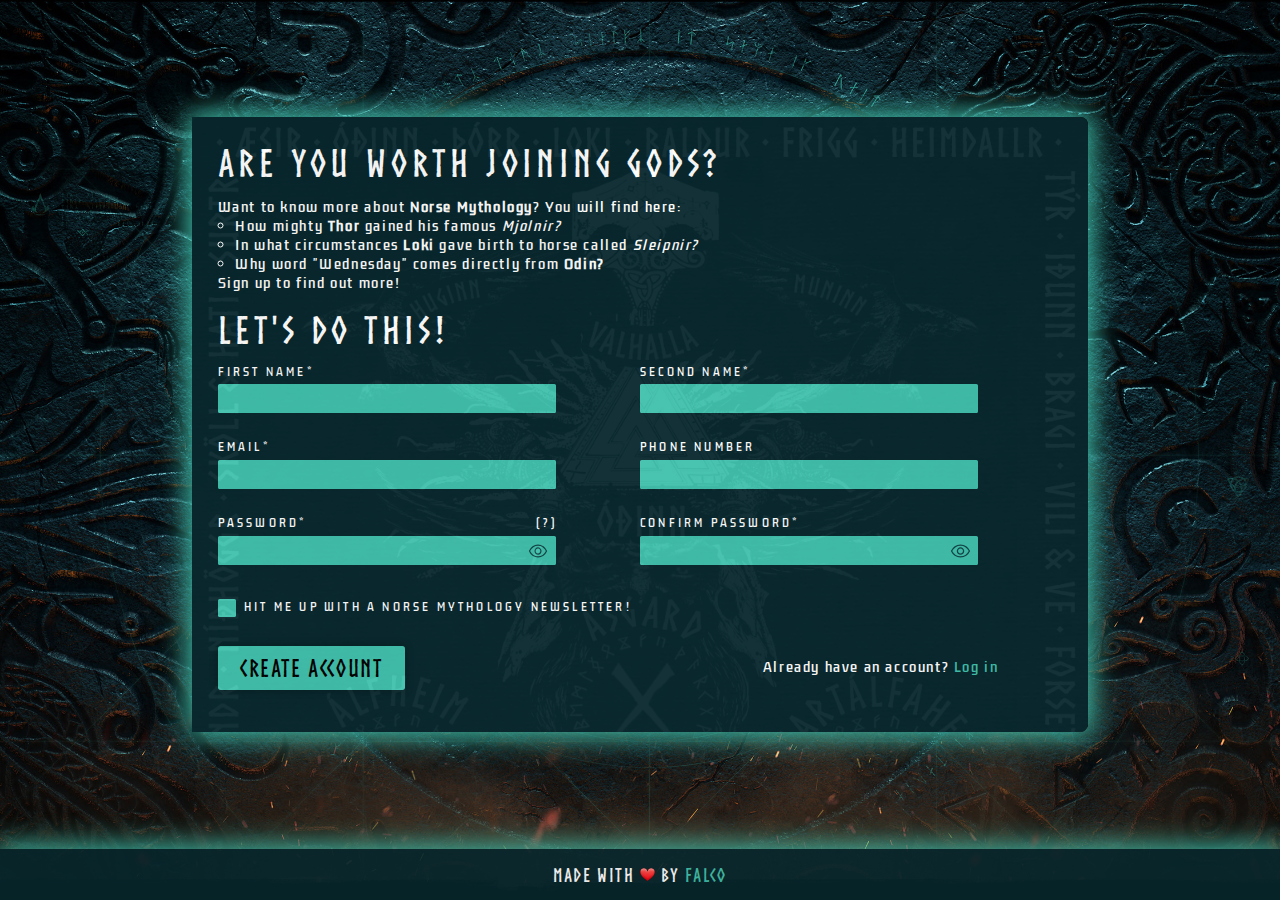
<file: index.html>
<!DOCTYPE html>
<html lang="en">

<head>
    <meta charset="UTF-8">
    <meta http-equiv="X-UA-Compatible" content="IE=edge">
    <meta name="viewport" content="width=device-width, initial-scale=1.0">
    <title>Sign up for Norse mythology</title>
    <link rel="stylesheet" href="style.css">
    <script src="script.js" defer></script>
</head>

<body>
    <div class="head"></div>
    <div class="cardContainer">

        <div class="section left">
            <img src="img/tree.png" alt="norse genealogy">
        </div>
        <div class="section right">
            <div class="headerContainer">
                <h1>Are you worth joining gods?</h1>
                <p>Want to know more about <strong>Norse Mythology</strong>? You will find here: </p>
                <ul>
                    <li>How mighty <strong>Thor</strong> gained his famous <em>Mjolnir?</em></li>
                    <li>In what circumstances <strong>Loki</strong> gave birth to horse called <em>Sleipnir?</em></li>
                    <li>Why word "Wednesday" comes directly from <strong>Odin?</strong></li>
                </ul>
                <p>Sign up to find out more!</p>
            </div>
            <div class="formContainer">
                <form action="created.html" method="get">
                    <fieldset>
                        <legend>Let's do this!</legend>
                        <div class="formInput">
                            <label for="firstname">FIRST NAME<span title="This field is required" aria-label="required">*</span></label>
                            <input type="text" name="user-firstname" id="firstname" required>
                        </div>
                        <div class="formInput">
                            <label for="lastname">SECOND NAME<span title="This field is required" aria-label="required">*</span></label>
                            <input type="text" name="user-lastname" id="lastname" required>
                        </div>
                        <div class="formInput">
                            <label for="email">EMAIL<span title="This field is required" aria-label="required">*</span></label>
                            <input type="email" name="user-email" id="email" required>
                        </div>
                        <div class="formInput">
                            <label for="phone">PHONE NUMBER</label>
                            <input type="tel" name="user-phone" id="phone" minlength="7">
                        </div>
                        <div class="formInput">
                            <label for="password">PASSWORD<span title="This field is required" aria-label="required">*</span>
                                <span id="popup">(?)<span class="popuptext">Your password must have minimum 8 characters, at least one letter and one number</span></span>
                            </label>
                            <input type="password" name="user-password" id="password" class='password' required pattern="^(?=.*[A-Za-z])(?=.*\d)[A-Za-z\d]{8,}$">
                            <img src="img/visibility.svg" alt="test" class="eyeIcon eye_on">
                            <img src="img/visibility_off.svg" alt="test" class="eyeIcon hidden eye_off">
                        </div>
                        <div class="formInput">
                            <label for="confirmPassword">CONFIRM PASSWORD<span title="This field is required" aria-label="required">*</span></label>
                            <input type="password" name="user-password-confirm" id="confirmPassword" class='password' required>
                            <img src="img/visibility.svg" alt="test" class="eyeIcon eye_on">
                            <img src="img/visibility_off.svg" alt="test" class="eyeIcon hidden eye_off">
                        </div>
                    </fieldset>
                    <div class="formInput checkbox"><input type="checkbox" name="newsletter" id="newsletter"><label for="newsletter">Hit me up with a Norse Mythology newsletter!</label></div>
                    <div class="bottomSection">
                        <button type="submit">Create account</button>
                        <div class="helper">
                            <p class="loginMess">Already have an account? <a href="login.html">Log in</a></p>
                            </p>
                        </div>
                    </div>

                </form>

            </div>
        </div>
    </div>
    <div class="footer">
        <div class="author">Made with <img src="./img/heart.png" width="15rem"> by <a href="https://github.com/patsok" target="_blank">Falco</a></div>
    </div>
</body>

</html>
</file>
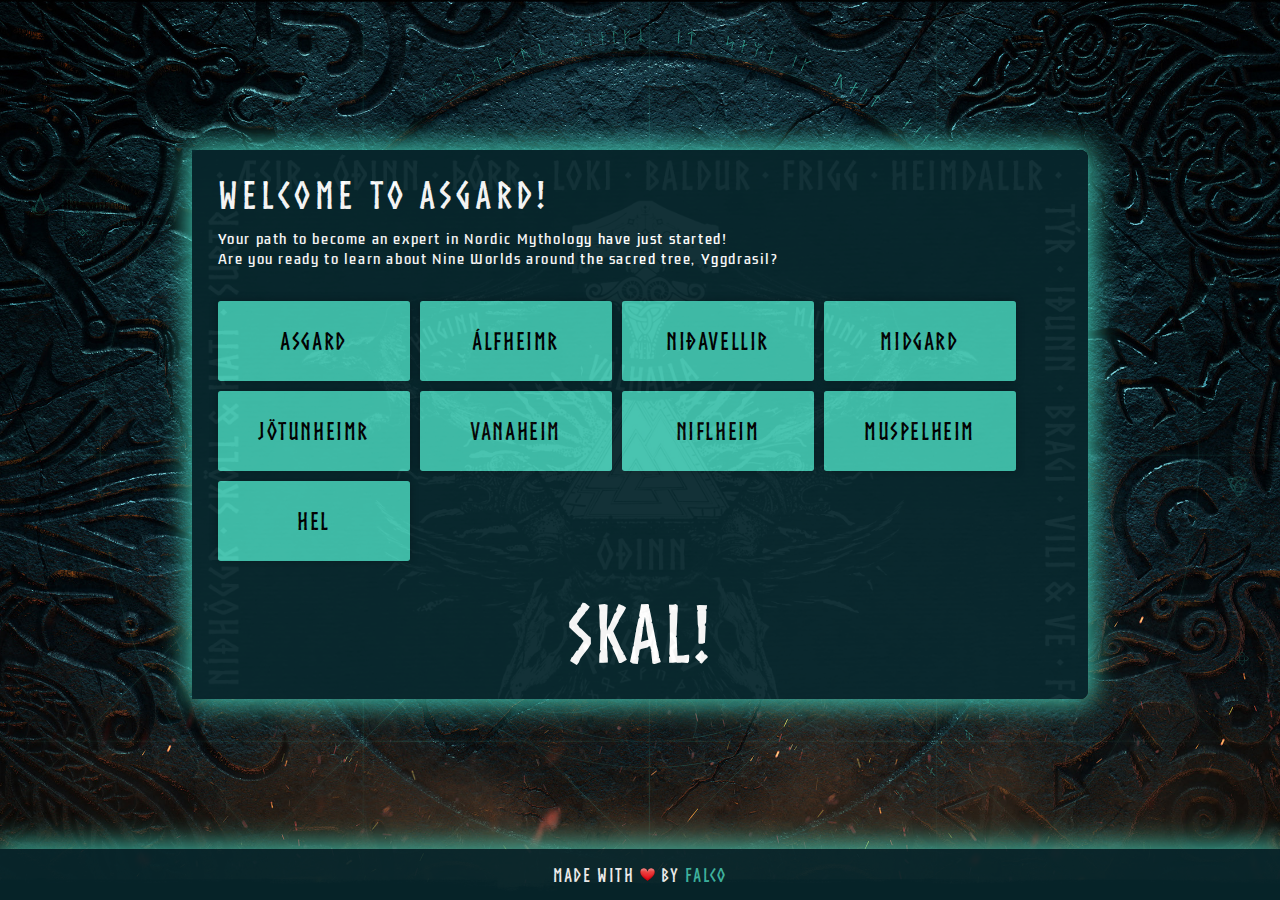
<file: created.html>
<!DOCTYPE html>
<html lang="en">

<head>
    <meta charset="UTF-8">
    <meta http-equiv="X-UA-Compatible" content="IE=edge">
    <meta name="viewport" content="width=device-width, initial-scale=1.0">
    <title>Sign up for Norse mythology</title>
    <link rel="stylesheet" href="style.css">
    <script src="script.js" defer></script>
</head>

<body>
    <div class="head"></div>
    <div class="cardContainer">

        <div class="section left">
            <img src="img/tree.png" alt="norse genealogy">
        </div>
        <div class="section right">
            <div class="headerContainer">
                <h1>Welcome <span id="userName"></span>to Asgard!</h1>
                <p>Your path to become an expert in Nordic Mythology have just started!<br>Are you ready to learn about Nine Worlds around the sacred tree, Yggdrasil?</p>

            </div>
            <div class="contentContainer">
                <a href="index.html"><button type="button" id="Asgard" class="worlds">Asgard</button></a>
                <a href="index.html"><button type="button" id="Alfheimr" class="worlds">Álfheimr</button></a>
                <a href="index.html"><button type="button" id="Nioavellir" class="worlds">Niðavellir</button></a>
                <a href="index.html"><button type="button" id="Midgard" class="worlds">Midgard</button></a>
                <a href="index.html"><button type="button" id="Jotunheimr" class="worlds">Jötunheimr</button></a>
                <a href="index.html"><button type="button" id="Vanaheim" class="worlds">Vanaheim</button></a>
                <a href="index.html"><button type="button" id="Niflheim" class="worlds">Niflheim</button></a>
                <a href="index.html"><button type="button" id="Muspelheim" class="worlds">Muspelheim</button></a>
                <a href="index.html"><button type="button" id="Hel" class="worlds">Hel</button></a>
            </div>
            <h2>Skal!</h2>

        </div>
    </div>
    <div class="footer">
        <div class="author">Made with <img src="./img/heart.png" width="15rem"> by <a href="https://github.com/patsok" target="_blank">Falco</a></div>
    </div>
</body>

</html>
</file>
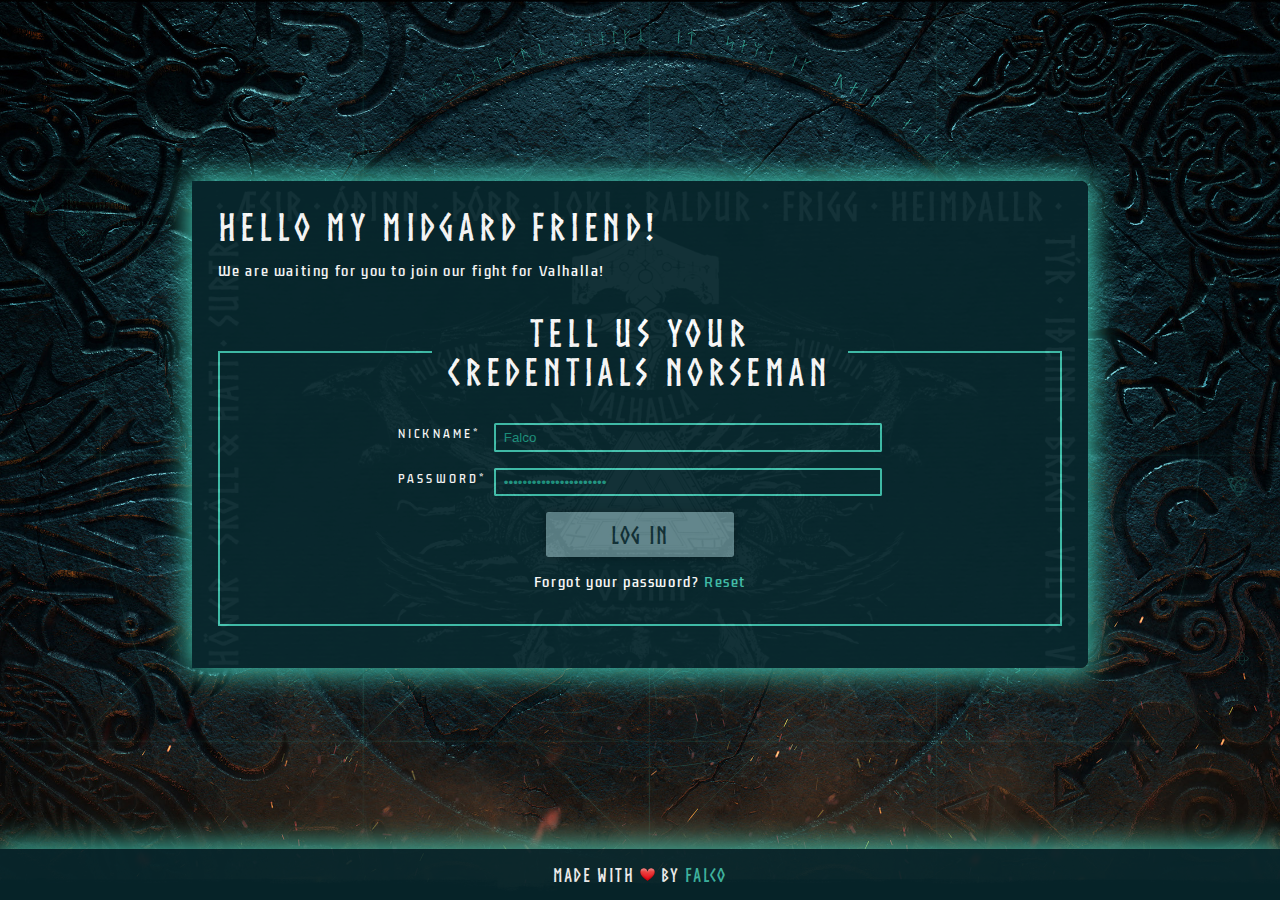
<file: login.html>
<!DOCTYPE html>
<html lang="en">

<head>
    <meta charset="UTF-8">
    <meta http-equiv="X-UA-Compatible" content="IE=edge">
    <meta name="viewport" content="width=device-width, initial-scale=1.0">
    <title>Sign up for Norse mythology</title>
    <link rel="stylesheet" href="style.css">
    <script src="script.js" defer></script>
</head>

<body>
    <div class="head"></div>
    <div class="cardContainer">

        <div class="section left">
            <img src="img/tree.png" alt="norse genealogy">
        </div>
        <div class="section right login">
            <div class="headerContainer">
                <h1>Hello my Midgard friend!</h1>
                <p>We are waiting for you to join our fight for Valhalla!</p>
            </div>
            <div class="formContainerLogin">
                <form action="index.html" method="get">
                    <fieldset>
                        <legend>Tell us your<br> credentials Norseman</legend>
                        <div class="formInputLogin">
                            <label for="firstname">NICKNAME<span title="This field is required" aria-label="required">*</span></label>
                            <input type="text" name="user-nickname" id="nickname" required disabled value="Falco" readonly>
                        </div>
                        <div class="formInputLogin">
                            <label for="password">PASSWORD<span title="This field is required" aria-label="required">*</span></label>
                            <input type="password" name="user-password" id="password" minlength="1" class='password' required disabled value="Bruh, you're a hacker!" readonly="readonly">
                        </div>
                        <div class="formInputLogin"><button type="submit" disabled>Log in</button>
                        </div>
                        <p class="rememberPassword">Forgot your password? <a href="index.html">Reset</a></p>
            </div>
            </fieldset>


            </form>

        </div>
    </div>
    </div>
    <div class="footer">
        <div class="author">Made with <img src="./img/heart.png" width="15rem"> by <a href="https://github.com/patsok" target="_blank">Falco</a></div>
    </div>
</body>

</html>
</file>
<file: style.css>
@import url('https://fonts.googleapis.com/css2?family=Kdam+Thmor+Pro&family=Roboto&display=swap');
@font-face {
    font-family: norse;
    src: url(fonts/NorseBold-2Kge.otf);
}

*,
*::before,
*::after {
    box-sizing: border-box;
    margin: 0;
    padding: 0;
}

:root {
    --primary-color: rgb(7, 39, 45);
    --secondary-color: rgb(64, 193, 172);
    --background-color: rgb(2, 19, 22);
    --hover: rgb(27, 146, 126);
    --border-radius: .5rem;
    --norseFont: norse, 'Kdam Thmor Pro', 'Roboto', sans-serif;
}

body {
    background-image: url(img/background.jpg);
    background-size: cover;
    background-position: center;
    background-repeat: no-repeat;
    color: white;
    font-family: 'Kdam Thmor Pro', 'Roboto', sans-serif;
    font-size: clamp(.6rem, 1vw, 0.8rem);
    letter-spacing: 0.1rem;
    display: flex;
    flex-direction: column;
    align-items: center;
    justify-content: space-between;
    min-height: 100vh;
    position: relative;
}

h1,
legend {
    font-family: var(--norseFont);
    font-size: clamp(1.7rem, 5vw, 2.4rem);
    padding-bottom: 1rem;
    letter-spacing: 0.3rem;
}

h2 {
    text-align: center;
    font-family: var(--norseFont);
    font-size: clamp(1.7rem, 10vw, 5rem);
}

.cardContainer {
    border-radius: var(--border-radius);
    width: clamp(20rem, 70vw, 70rem);
    height: fit-content;
    display: flex;
    -webkit-box-shadow: 0px 0px 28px 5px var(--secondary-color);
    -moz-box-shadow: 0px 0px 28px 5px var(--secondary-color);
    box-shadow: 0px 0px 28px 5px var(--secondary-color);
}

.section {
    border-radius: inherit;
}

.left {
    display: flex;
}

.left img {
    max-height: 718px;
    border-radius: var(--border-radius) 0 0 var(--border-radius);
}

.right {
    background-color: var(--primary-color);
    width: 100%;
    border-radius: 0 var(--border-radius) var(--border-radius) 0;
    padding: clamp(1.5rem, 2vw, 3rem);
    opacity: 0.95;
    display: flex;
    flex-direction: column;
    justify-content: space-around;
}

p,
li {
    line-height: 2;
    max-width: 72ch;
}

li {
    list-style-type: circle;
    margin-left: 1.1rem;
}

@media only screen and (max-width: 1300px) {
    .left img {
        display: none;
    }
    .cardContainer {
        background-image: url(img/tree.png);
        background-repeat: no-repeat;
        background-size: cover;
        background-position: top;
    }
    p,
    li {
        line-height: 1.5;
    }
}

form {
    margin: 1rem 0 1rem;
}

.formContainer fieldset {
    border: none;
    display: flex;
    flex-wrap: wrap;
}

.formContainer legend {
    padding: 0 0 1rem 0;
    font-weight: bold;
}

.formInput {
    display: flex;
    flex-direction: column;
    padding-bottom: 1.7rem;
    width: 50%;
    position: relative;
}

input:not([type='checkbox']) {
    appearance: none;
    margin: 0;
    padding: .5rem;
    width: 80%;
    height: 1.8rem;
    border: var(--secondary-color) solid 2px;
    border-radius: 0.1rem;
    background-color: var(--secondary-color);
}

input:active,
input:focus {
    border: var(--primary-color) solid 2px;
    border-radius: 0.1rem;
    outline: none;
    -webkit-box-shadow: 0px 0px 10px 0px var(--secondary-color);
    -moz-box-shadow: 0px 0px 10px 0px var(--secondary-color);
    box-shadow: 0px 0px 10px 0px var(--secondary-color);
}

.invalid {
    -webkit-box-shadow: 0px 0px 10px 0px red;
    -moz-box-shadow: 0px 0px 10px 0px red;
    box-shadow: 0px 0px 10px 0px red;
}

label,
.errorMsg {
    font-size: clamp(.4rem, 1vw, .6rem);
    padding-bottom: 0.3rem;
    letter-spacing: 0.2rem;
    z-index: 5;
    position: relative;
}

.errorMsg {
    color: red;
    letter-spacing: 0.1rem;
}

.checkbox {
    flex-direction: row;
    align-items: center;
    padding-top: .5rem;
    width: 100%;
}

input[type="checkbox"] {
    -webkit-appearance: none;
    -moz-appearance: none;
    appearance: none;
    margin: 0;
    width: 1.15rem;
    height: 1.15rem;
    background-color: var(--secondary-color);
    border-radius: 0.1rem;
    transform: translateY(-0.075em);
    display: grid;
    place-content: center;
    cursor: pointer;
}

input[type="checkbox"]::before {
    content: "";
    width: 0.8rem;
    height: 0.8rem;
    transform: scale(0);
    transition: 120ms transform ease-in-out;
    background-color: var(--primary-color);
    transform-origin: center;
    clip-path: polygon(14% 44%, 0 65%, 50% 100%, 100% 16%, 80% 0%, 43% 62%);
}

input[type="checkbox"]:checked::before {
    transform: scale(1);
}

input[type="checkbox"]:active,
input[type="checkbox"]:focus {
    border: none;
}

input[type='checkbox']+label {
    padding: 0 0 .15rem .5rem;
    text-transform: uppercase;
}

.eyeIcon {
    position: absolute;
    width: 1.3rem;
    cursor: pointer;
    bottom: 30px;
    z-index: 10;
    opacity: .8;
}

.hidden {
    visibility: hidden;
}

button[type="submit"] {
    background-color: var(--secondary-color);
    border: none;
    font-size: 1.5rem;
    letter-spacing: 0.1rem;
    font-family: var(--norseFont);
    width: 11.7rem;
    height: 2.8rem;
    position: relative;
    overflow: hidden;
    transition: background 400ms;
    border-radius: calc(var(--border-radius)/3);
    box-shadow: 0 0 0.5rem rgba(0, 0, 0, 0.3);
    cursor: pointer;
}

button[type="submit"]:hover {
    border: var(--secondary-color) 2px solid;
    background-color: var(--primary-color);
    color: var(--secondary-color);
    outline: none;
}

button[type="submit"]:active {
    border: var(--secondary-color) 2px solid;
    background-color: var(--background-color);
    color: var(--secondary-color);
    outline: none;
}

.contentContainer {
    display: flex;
    flex-wrap: wrap;
    gap: 10px;
    justify-content: flex-start;
    align-items: flex-start;
    margin: 2rem 0;
}

.worlds {
    flex: auto;
    background-color: var(--secondary-color);
    border: none;
    font-size: 1.5rem;
    letter-spacing: 0.1rem;
    font-family: var(--norseFont);
    height: 5rem;
    width: 12rem;
    position: relative;
    overflow: hidden;
    transition: background 400ms;
    border-radius: calc(var(--border-radius)/3);
    box-shadow: 0 0 0.5rem rgba(0, 0, 0, 0.3);
    cursor: pointer;
}

@media only screen and (max-width: 650px) {
    .worlds {
        width: 8rem;
        height: 4rem;
    }
}

span.ripple {
    position: absolute;
    border-radius: 50%;
    transform: scale(0);
    animation: ripple 600ms linear;
    background-color: var(--secondary-color);
}

@keyframes ripple {
    to {
        transform: scale(4);
        opacity: 0;
    }
}

.worlds:hover,
.worlds:focus {
    border: var(--secondary-color) 2px solid;
    background-color: var(--primary-color);
    color: var(--secondary-color);
    outline: none;
}

.worlds:active {
    border: var(--secondary-color) 2px solid;
    background-color: var(--background-color);
    color: var(--secondary-color);
    outline: none;
}

.bottomSection {
    display: flex;
    align-items: center;
    justify-content: space-between;
}

.helper {
    text-align: right;
    margin-right: 4rem;
}

@media only screen and (max-width: 750px) {
    .bottomSection {
        flex-direction: column;
        align-items: flex-start;
    }
    .helper {
        text-align: left;
        padding-top: 1rem;
    }
}

a {
    text-decoration: none;
    color: var(--secondary-color);
}

.helper a:hover {
    color: var(--hover);
}

.footer {
    background-color: var(--primary-color);
    padding: 1rem 0;
    font-size: 1.2rem;
    font-family: var(--norseFont);
    width: 100%;
    text-align: center;
    letter-spacing: 0.1rem;
    -webkit-box-shadow: 0px 0px 28px 5px var(--secondary-color);
    -moz-box-shadow: 0px 0px 28px 5px var(--secondary-color);
    box-shadow: 0px 0px 28px 5px var(--secondary-color);
    opacity: 0.9;
}

.footer a:hover {
    color: var(--hover);
}

#popup {
    position: absolute;
    display: inline-block;
    cursor: pointer;
    padding-left: 1rem;
}

.popuptext {
    visibility: hidden;
    width: 13rem;
    background-color: var(--background-color);
    font-size: .6rem;
    color: #fff;
    text-align: center;
    border-radius: var(--border-radius);
    padding: .5rem .7rem;
    position: absolute;
    z-index: 20;
    bottom: 125%;
    margin-left: -110px;
    animation: fadeOut 1s;
}

.popuptext::after {
    content: "";
    position: absolute;
    top: 100%;
    left: 50%;
    margin-left: -5px;
    border-width: 5px;
    border-style: solid;
    border-color: var(--background-color) transparent transparent transparent;
}

.show {
    visibility: visible;
    -webkit-animation: fadeIn 1s;
    animation: fadeIn 1s;
}

@-webkit-keyframes fadeIn {
    from {
        opacity: 0;
    }
    to {
        opacity: 1;
    }
}

@keyframes fadeIn {
    from {
        opacity: 0;
    }
    to {
        opacity: 1;
    }
}

.formContainerLogin fieldset {
    display: flex;
    flex-wrap: wrap;
    border: 2px var(--secondary-color) solid;
    padding: 2rem;
    margin-top: 2rem;
}

.formContainerLogin legend {
    font-weight: bold;
    text-align: center;
    padding: 0 1rem;
    margin: 0 auto;
}

.formInputLogin {
    width: 100%;
    display: flex;
    justify-content: center;
    padding-bottom: 1rem;
    align-items: center;
}

.formInputLogin label {
    width: 80px;
    text-align: right;
    margin-right: 1rem;
}

.formInputLogin input {
    width: 50%;
}

input:disabled {
    color: rgb(27, 146, 126);
    background-color: var(--primary-color);
}

input:disabled:active {
    border: var(--secondary-color) solid 2px;
    border-radius: 0.1rem;
    outline: none;
    -webkit-box-shadow: none;
    -moz-box-shadow: none;
    box-shadow: none;
}

button:disabled {
    background-color: rgb(91, 128, 134);
    color: var(--primary-color);
}

button:disabled:hover {
    background-color: rgb(91, 128, 134);
    color: var(--primary-color);
    border: none;
}

.rememberPassword {
    text-align: center;
    margin: 0 auto;
}

.login {
    justify-content: space-evenly;
}
</file>
